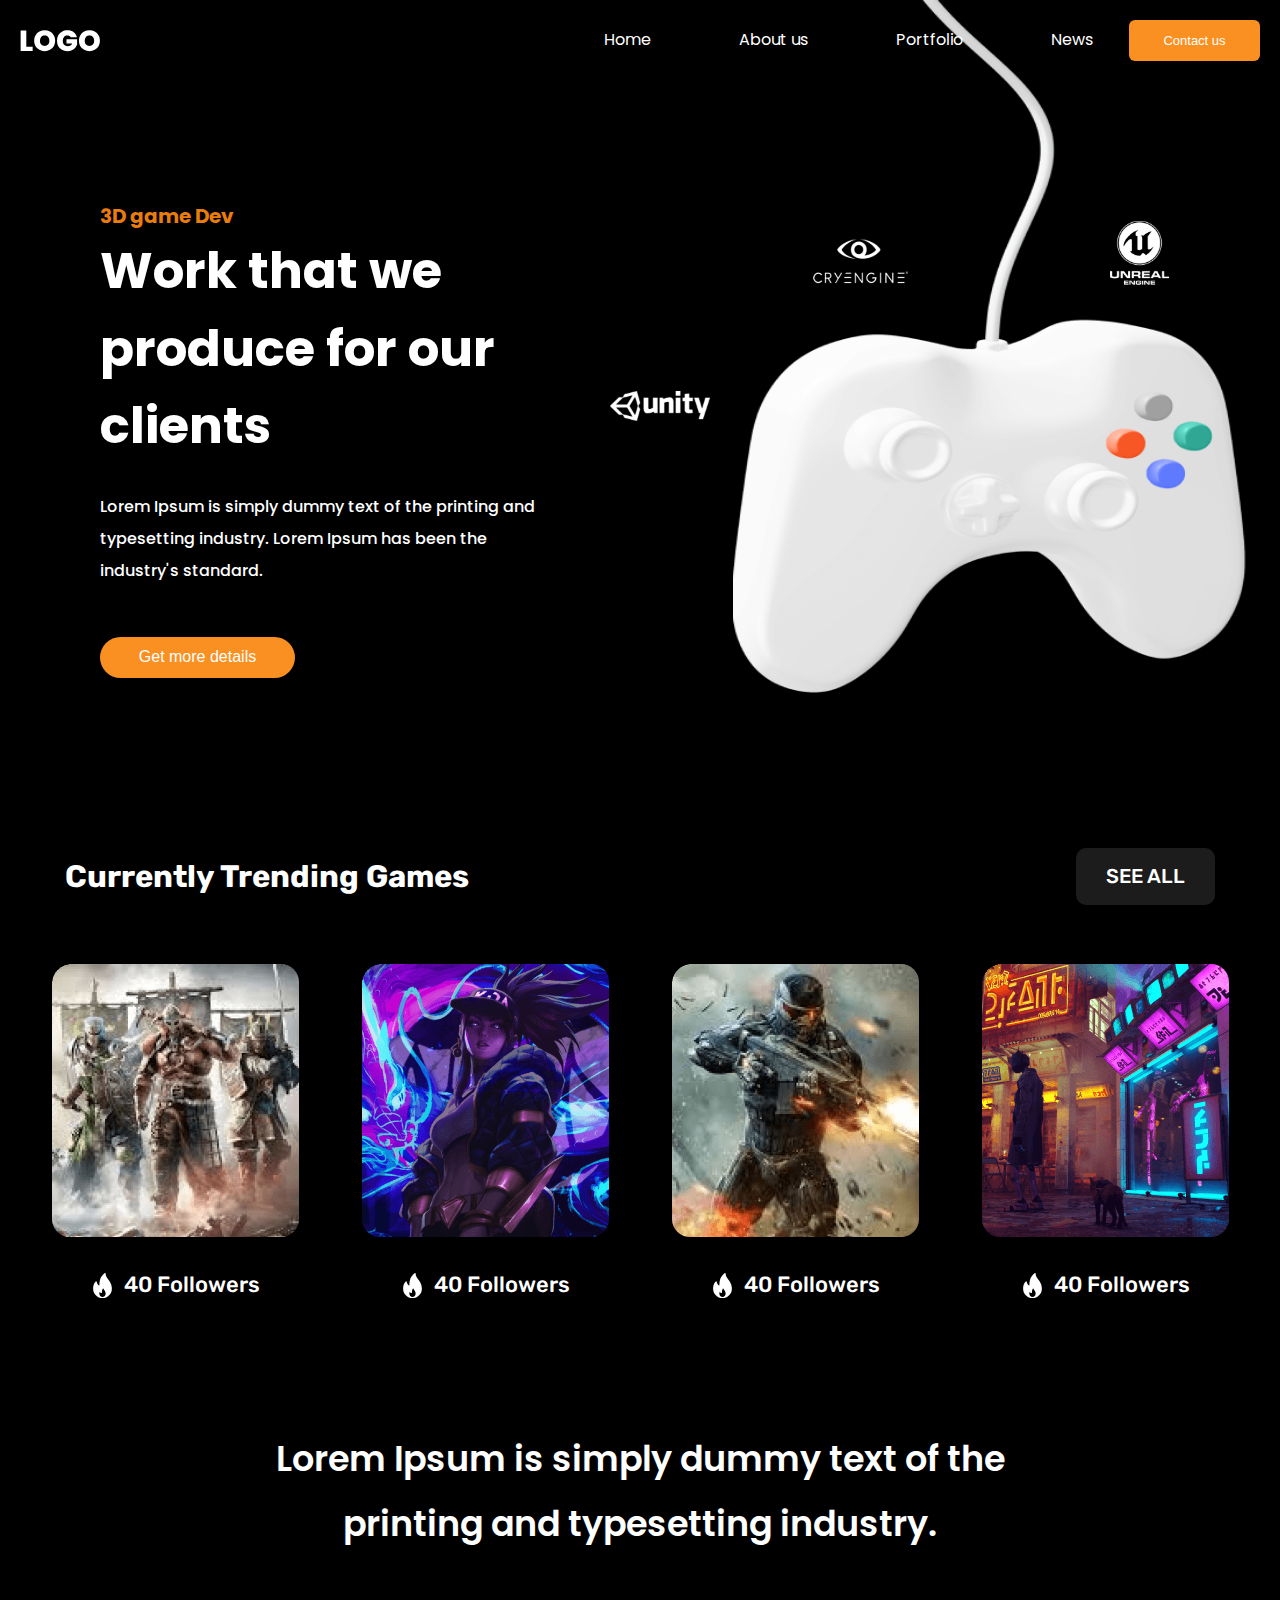
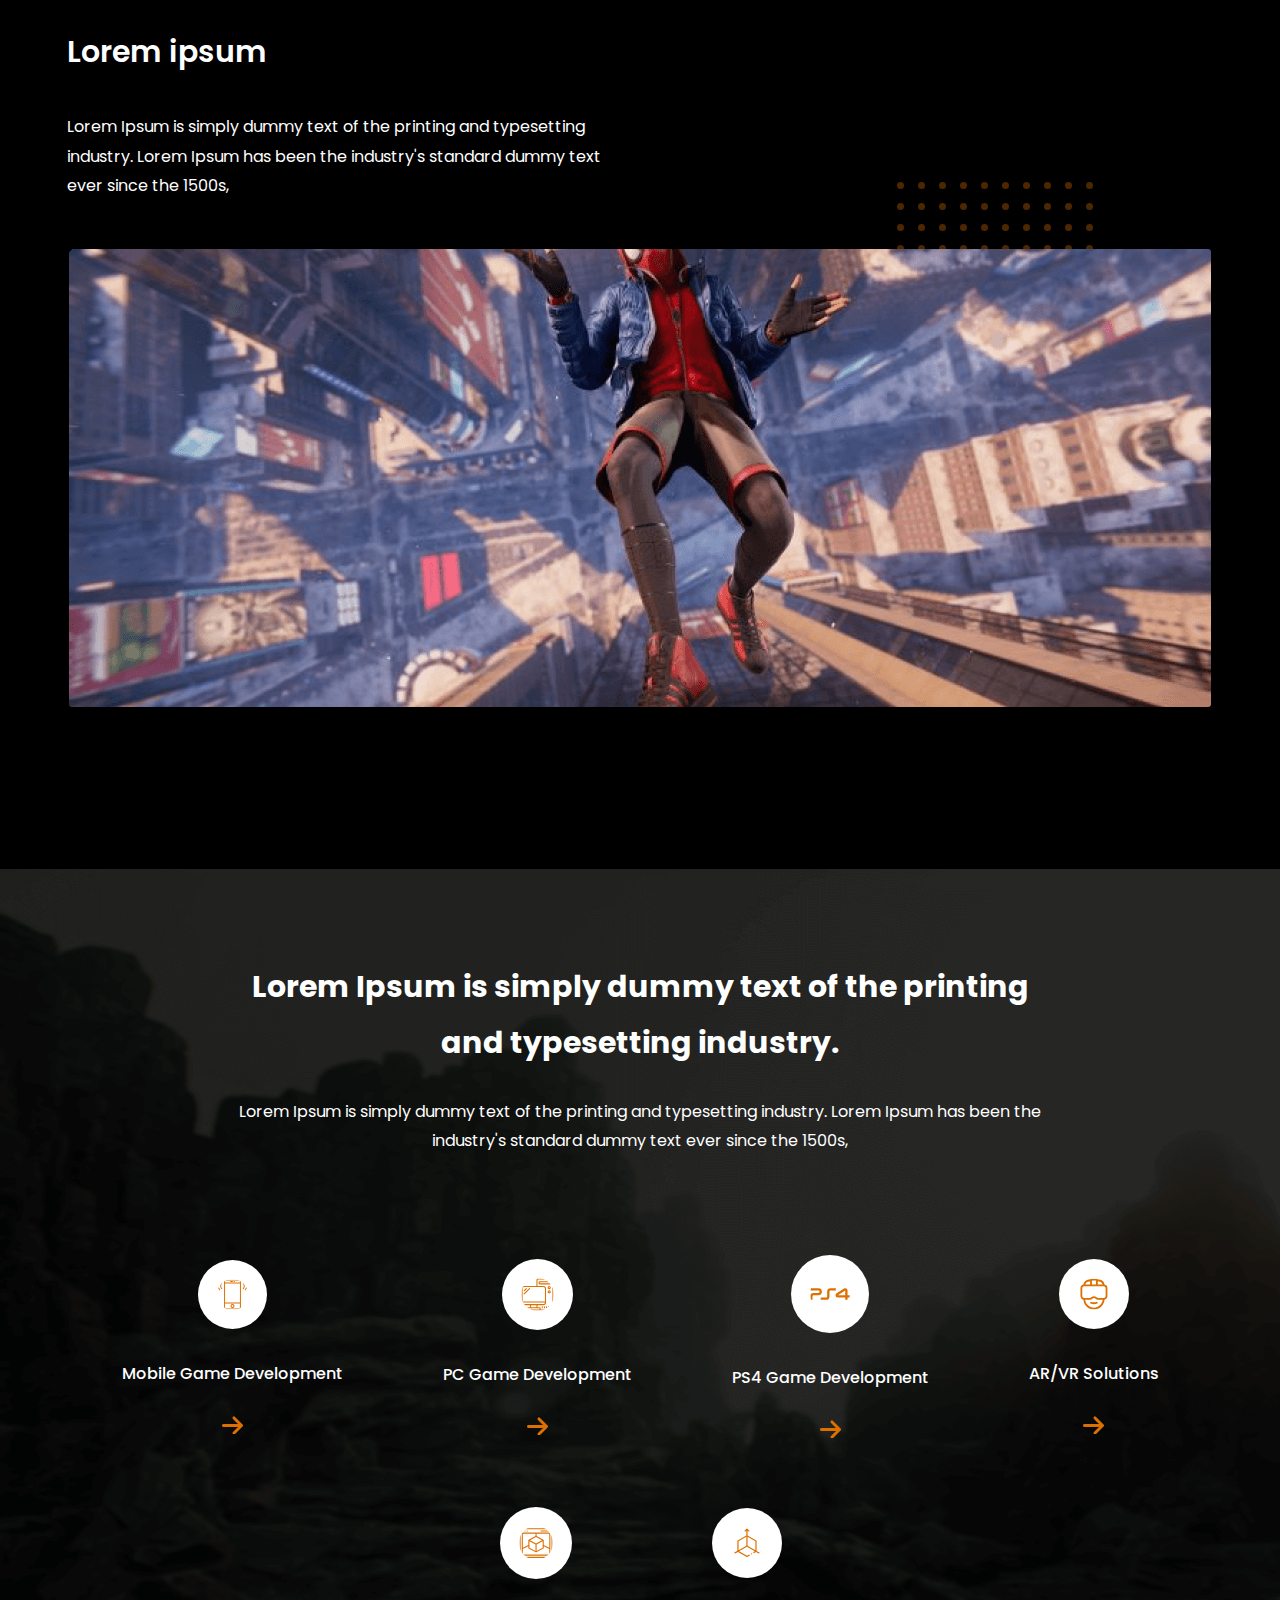
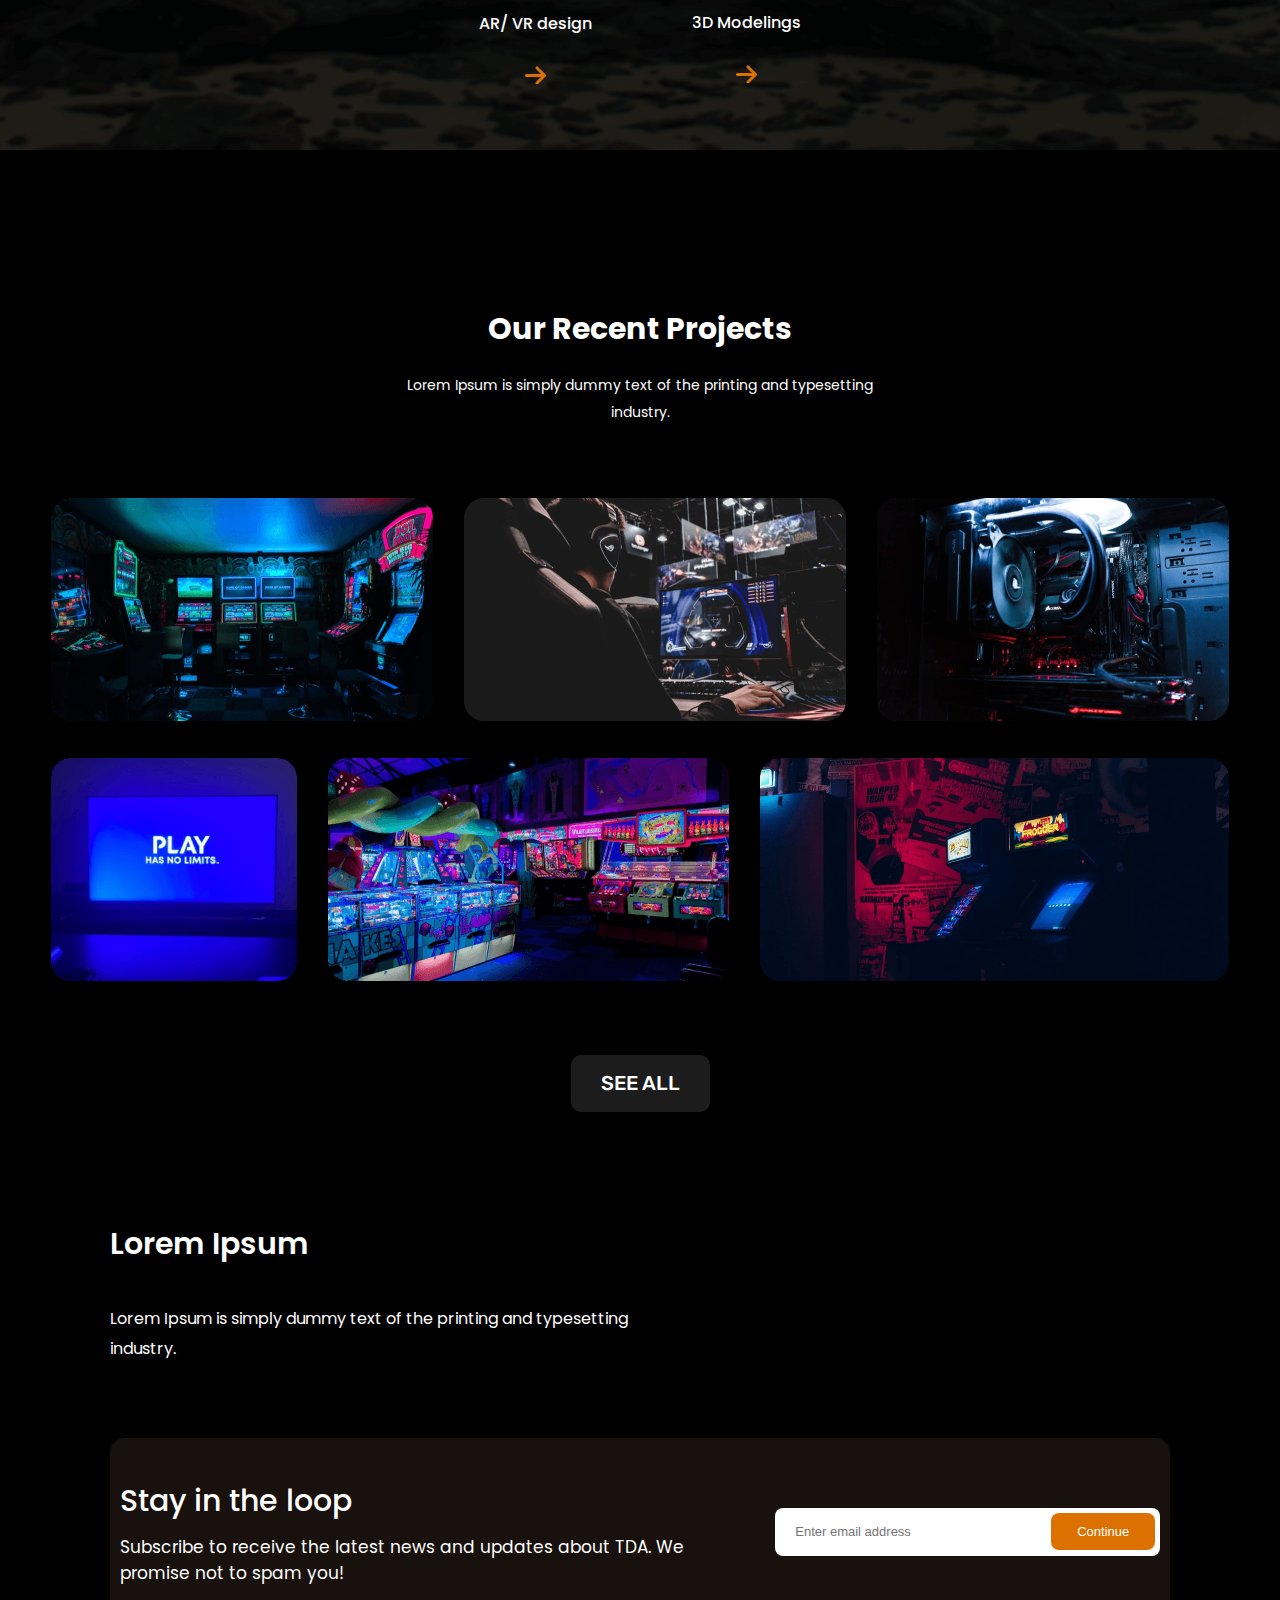
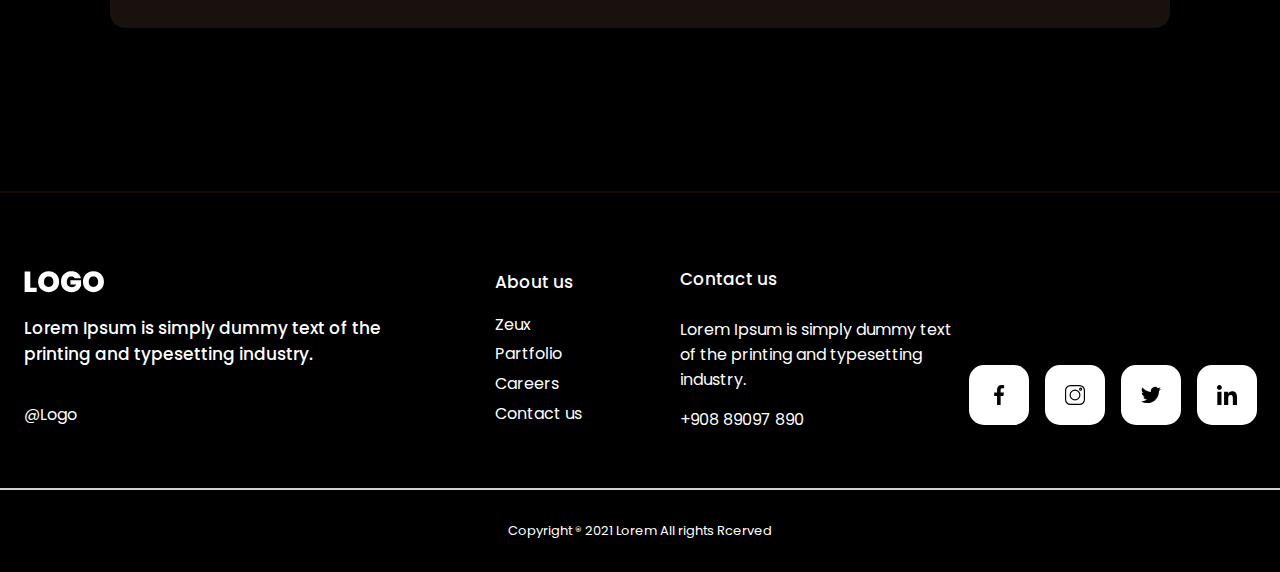
<file: index.html>
<!DOCTYPE html>
<html lang="en">
  <head>
    <meta charset="UTF-8" />
    <meta name="viewport" content="width=device-width, initial-scale=1.0" />
    <link rel="stylesheet" href="css/styles.css" />
    <title>Figma gaming!</title>
  </head>
  <body>
    <div class="header__hero container">
      <header class="header">
        <div class="header__main-div container">
          <img src="img/LOGO.svg" alt="Our logo" />

          <nav class="header__nav">
            <ul class="header__nav-list">
              <li class="header__nav-list__item">
                <a target="_blank" class="header__nav-list__item" href="#"
                  >Home</a
                >
              </li>
              <li class="header__nav-list__item">
                <a
                  target="_blank"
                  class="header__nav-list__item"
                  href="abut.html"
                  >About us</a
                >
              </li>
              <li class="header__nav-list__item">
                <a target="_blank" class="header__nav-list__item" href="#"
                  >Portfolio</a
                >
              </li>
              <li class="header__nav-list__item">
                <a target="_blank" class="header__nav-list__item" href="#"
                  >News</a
                >
              </li>
            </ul>
            <button class="header__nav-button">Contact us</button>
          </nav>
        </div>
      </header>

      <section class="hero">
        <div class="container">
          <div class="hero__wrapper">
            <div class="hero__wrapper-content">
              <h3 class="hero__wrapper-content__header">3D game Dev</h3>
              <h1 class="hero__wrapper-content__title">
                Work that we produce for our clients
              </h1>
              <p class="hero__wrapper-content__text">
                Lorem Ipsum is simply dummy text of the printing and typesetting
                industry. Lorem Ipsum has been the industry's standard.
              </p>
            </div>
            <button class="hero__wrapper-button">Get more details</button>
          </div>
        </div>
      </section>
    </div>

    <main class="main">
      <section class="trending__games-section">
        <div class="container">
          <div class="trending__main-div">
            <div class="trending__title-wrapper">
              <h3 class="trending__title-wrapper__header">
                Currently Trending Games
              </h3>
              <button class="trending__title-wrapper__button">SEE ALL</button>
            </div>
            <div class="trending__img-wrapper">
              <div class="trending__card">
                <div class="trending__card-wrapper">
                  <img
                    class="trending__card-wrapper__img"
                    src="img/trendingfirst.png"
                    alt="First top game!"
                  />
                </div>
                <div class="trending__card-content">
                  <img src="img/fire.svg" alt="fire" />
                  <p class="trending__card-content__text">40 Followers</p>
                </div>
              </div>

              <div class="trending__card">
                <div class="trending__card-wrapper">
                  <img
                    class="trending__card-wrapper__img"
                    src="img/trendingsecond.png"
                    alt="First top game!"
                  />
                </div>
                <div class="trending__card-content">
                  <img src="img/fire.svg" alt="fire" />
                  <p class="trending__card-content__text">40 Followers</p>
                </div>
              </div>

              <div class="trending__card">
                <div class="trending__card-wrapper">
                  <img
                    class="trending__card-wrapper__img"
                    src="img/trendingthird.png"
                    alt="First top game!"
                  />
                </div>
                <div class="trending__card-content">
                  <img src="img/fire.svg" alt="fire" />
                  <p class="trending__card-content__text">40 Followers</p>
                </div>
              </div>

              <div class="trending__card">
                <div class="trending__card-wrapper">
                  <img
                    class="trending__card-wrapper__img"
                    src="img/trendingfourth.png"
                    alt="First top game!"
                  />
                </div>
                <div class="trending__card-content">
                  <img src="img/fire.svg" alt="fire" />
                  <p class="trending__card-content__text">40 Followers</p>
                </div>
              </div>
            </div>
          </div>
        </div>
      </section>

      <section class="spiderman__section">
        <div class="container">
          <div class="spiderman__main-div">
            <p class="spiderman__header">
              Lorem Ipsum is simply dummy text of the printing and typesetting
              industry.
            </p>
            <div class="spiderman__wrapper">
              <h3 class="spiderman__wrapper-title">Lorem ipsum</h3>
              <p class="spiderman__wrapper-text">
                Lorem Ipsum is simply dummy text of the printing and typesetting
                industry. Lorem Ipsum has been the industry's standard dummy
                text ever since the 1500s,
              </p>
              <div class="spiderman__inner-wrapper">
                <img
                  class="spiderman__inner-wrapper-img"
                  src="img/spidermanimg.png"
                  alt="Spiderman"
                />
              </div>
            </div>
          </div>
        </div>
      </section>

      <section class="gameinfo__section">
        <div class="gameinfo__bg-container">
          <div class="gameinfo__bg-img">
            <div class="gameinfo__main-div container">
              <div class="gameinfo__content">
                <h3 class="gameinfo__content-title">
                  Lorem Ipsum is simply dummy text of the printing and
                  typesetting industry.
                </h3>
                <p class="gameinfo__content-text">
                  Lorem Ipsum is simply dummy text of the printing and
                  typesetting industry. Lorem Ipsum has been the industry's
                  standard dummy text ever since the 1500s,
                </p>
              </div>
              <div class="gameinfo__cards">
                <div class="gameinfo__inner-card">
                  <div class="gameinfo__card">
                    <img
                      class="gameinfo__card-img"
                      src="./img/smartphone.svg"
                      alt="Smartphone!"
                    />
                    <p class="gameinfo__card-text">Mobile Game Development</p>
                    <a class="gameinfo__card-link" href="#"
                      ><img src="img/arrow.svg" alt="Arrow link!"
                    /></a>
                  </div>

                  <div class="gameinfo__card">
                    <img
                      class="gameinfo__card-img"
                      src="./img/pc.svg"
                      alt="A pc!"
                    />
                    <p class="gameinfo__card-text">PC Game Development</p>
                    <a class="gameinfo__card-link" href="#"
                      ><img src="img/arrow.svg" alt="Arrow link!"
                    /></a>
                  </div>

                  <div class="gameinfo__card">
                    <img
                      class="gameinfo__card-img"
                      src="./img/ps4.svg"
                      alt="Ps 4 logo!"
                    />
                    <p class="gameinfo__card-text">PS4 Game Development</p>
                    <a class="gameinfo__card-link" href="#"
                      ><img src="img/arrow.svg" alt="Arrow link!"
                    /></a>
                  </div>

                  <div class="gameinfo__card">
                    <img
                      class="gameinfo__card-img"
                      src="./img/vr-glasses.svg"
                      alt="A man with glasses!"
                    />
                    <p class="gameinfo__card-text">AR/VR Solutions</p>
                    <a class="gameinfo__card-link" href="#"
                      ><img src="img/arrow.svg" alt="Arrow link!"
                    /></a>
                  </div>
                </div>

                <div class="gameinfo__inner-card">
                  <div class="gameinfo__card">
                    <img
                      class="gameinfo__card-img"
                      src="./img/desktop.svg"
                      alt="Desktop!"
                    />
                    <p class="gameinfo__card-text">AR/ VR design</p>
                    <a class="gameinfo__card-link" href="#"
                      ><img src="img/arrow.svg" alt="Arrow link!"
                    /></a>
                  </div>

                  <div class="gameinfo__card">
                    <img
                      class="gameinfo__card-img"
                      src="./img/3d-cube.svg"
                      alt="3d modeling logo!"
                    />
                    <p class="gameinfo__card-text">3D Modelings</p>
                    <a class="gameinfo__card-link" href="#"
                      ><img src="img/arrow.svg" alt="Arrow link!"
                    /></a>
                  </div>
                </div>
              </div>
            </div>
          </div>
        </div>
      </section>

      <section class="recent__projects">
        <div class="recent__projects-main__div container">
          <div class="recent__projects-header">
            <h3 class="recent__projects-header__title">Our Recent Projects</h3>
            <p class="recent__projects-header__text">
              Lorem Ipsum is simply dummy text of the printing and typesetting
              industry.
            </p>
          </div>

          <div class="recent__projects-examples">
            <div class="recent__projects-examples-wrapper">
              <img
                class="recent__projects-examples-wrapper__img"
                src="./img/recentsfirst.png"
                alt="van computer"
              />
              <img
                class="recent__projects-examples-wrapper__img"
                src="./img/recentssecond.png"
                alt="A man writing a code!"
              />
              <img
                class="recent__projects-examples-wrapper__img"
                src="./img/recentsthird.png"
                alt="Pocessor image"
              />
            </div>

            <div class="recent__projects-examples-wrapper">
              <img
                class="recent__projects-examples-wrapper__img"
                src="./img/recentsfourth.png"
                alt="A tv-computer image!"
              />
              <img
                class="recent__projects-examples-wrapper__img"
                src="./img/recentsfifth.png"
                alt="Playground image!"
              />
              <img
                class="recent__projects-examples-wrapper__img"
                src="./img/recentssixth.png"
                alt="Little playground!"
              />
            </div>
          </div>
          <div class="recent__projects-button__div">
            <button class="recent__projects-button">SEE ALL</button>
          </div>
        </div>
      </section>

      <section class="subscription">
        <div class="subscription__main-div container">
          <div class="subscription__header">
            <h3 class="subscription__header-title">Lorem Ipsum</h3>
            <p class="subscription__header-text">
              Lorem Ipsum is simply dummy text of the printing and typesetting
              industry.
            </p>
          </div>

          <div class="subscription__div">
            <div class="subscription__div-content">
              <h3 class="subscription__div-content__title">Stay in the loop</h3>
              <p class="subscription__div-content__text">
                Subscribe to receive the latest news and updates about TDA. We
                promise not to spam you!
              </p>
            </div>
            <div class="subscription__input-div">
              <input
                class="subscription__div-input"
                type="text"
                name="email"
                required
                placeholder="Enter email address"
              />
              <button class="subscription__input-div__button">Continue</button>
            </div>
          </div>
        </div>
      </section>
    </main>

    <footer class="footer">
      <hr class="footer__line" />
      <div class="footer__main-div container">
        <div class="footer__nav-div">
          <nav class="footer__nav">
            <ul class="footer__nav-list">
              <li class="footer__nav-first-list__items">
                <img src="./img/LOGO.svg" alt="our logo!" />
              </li>
              <li class="footer__nav-first-list__items">
                <p class="footer__nav-list__texts">
                  Lorem Ipsum is simply dummy text of the printing and
                  typesetting industry.
                </p>
              </li>
              <li class="footer__nav-first-list__items">
                <h3 class="footer__nav-list__titles">@Logo</h3>
              </li>
            </ul>

            <ul class="footer__nav-list">
              <li class="footer__nav-second-list__items">
                <h3 class="footer__nav-list__titles">About us</h3>
              </li>
              <li class="footer__nav-second-list__items">
                <a class="footer__nav-list__links" href="#">Zeux</a>
              </li>
              <li class="footer__nav-second-list__items">
                <a class="footer__nav-list__links" href="#">Partfolio</a>
              </li>
              <li class="footer__nav-second-list__items">
                <a class="footer__nav-list__links" href="#">Careers</a>
              </li>
              <li class="footer__nav-second-list__items">
                <a class="footer__nav-list__links" href="#">Contact us</a>
              </li>
            </ul>

            <ul class="footer__nav-list">
              <li class="footer__nav-third-list__items">
                <h3 class="footer__nav-list__titles">Contact us</h3>
              </li>
              <li class="footer__nav-third-list__items">
                <p class="footer__nav-list__texts">
                  Lorem Ipsum is simply dummy text of the printing and
                  typesetting industry.
                </p>
              </li>
              <li class="footer__nav-third-list__items">
                <p class="footer__nav-list__texts">+908 89097 890</p>
              </li>
            </ul>
          </nav>
        </div>

        <div class="footer__social-media__links">
          <div class="footer__socials-wrapper">
            <a
              target="_blank"
              class="footer__socials-wrapper__links"
              href="https://www.facebook.com/"
              ><img
                class="footer__socials-wrapper-links__img"
                src="img/facebook.svg"
                alt="Facebook link"
              />
            </a>
          </div>
          <div class="footer__socials-wrapper">
            <a
              target="_blank"
              class="footer__socials-wrapper__links"
              href="https://www.instagram.com/"
              ><img
                class="footer__socials-wrapper-links__img"
                src="img/instagram.svg"
                alt="Instagram link"
            /></a>
          </div>
          <div class="footer__socials-wrapper">
            <a
              target="_blank"
              class="footer__socials-wrapper__links"
              href="https://twitter.com/?lang=en"
              ><img
                class="footer__socials-wrapper-links__img"
                src="img/twittericon.svg"
                alt="Twitter link"
              />
            </a>
          </div>
          <div class="footer__socials-wrapper">
            <a
              target="_blank"
              class="footer__socials-wrapper__links"
              href="https://uz.linkedin.com/"
              ><img
                class="footer__socials-wrapper-links__img"
                src="img/linkedin.svg"
                alt="Linkedin link"
              />
            </a>
          </div>
        </div>
      </div>
      <hr style="border: 1px solid #d2d2d2" />
      <p class="footer__end-text container">
        Copyright ® 2021 Lorem All rights Rcerved
      </p>
    </footer>
  </body>
</html>
</file>
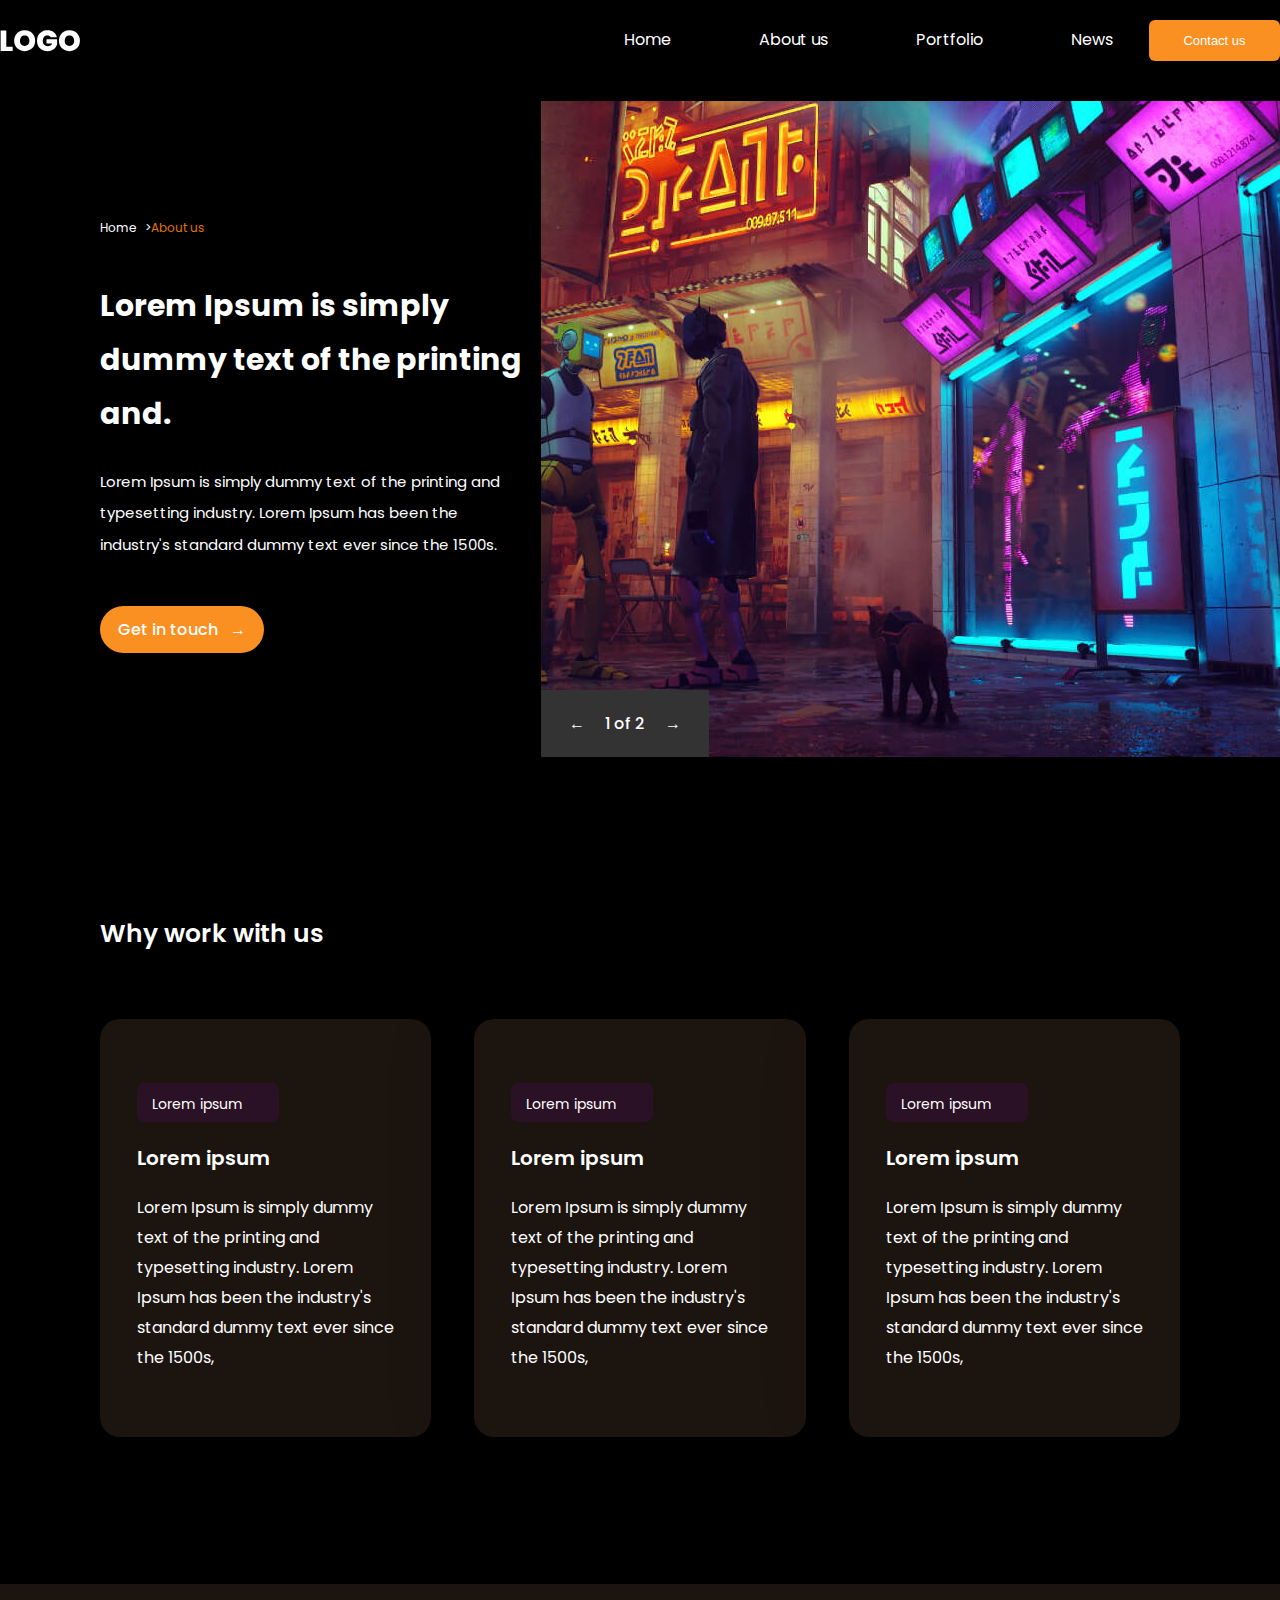
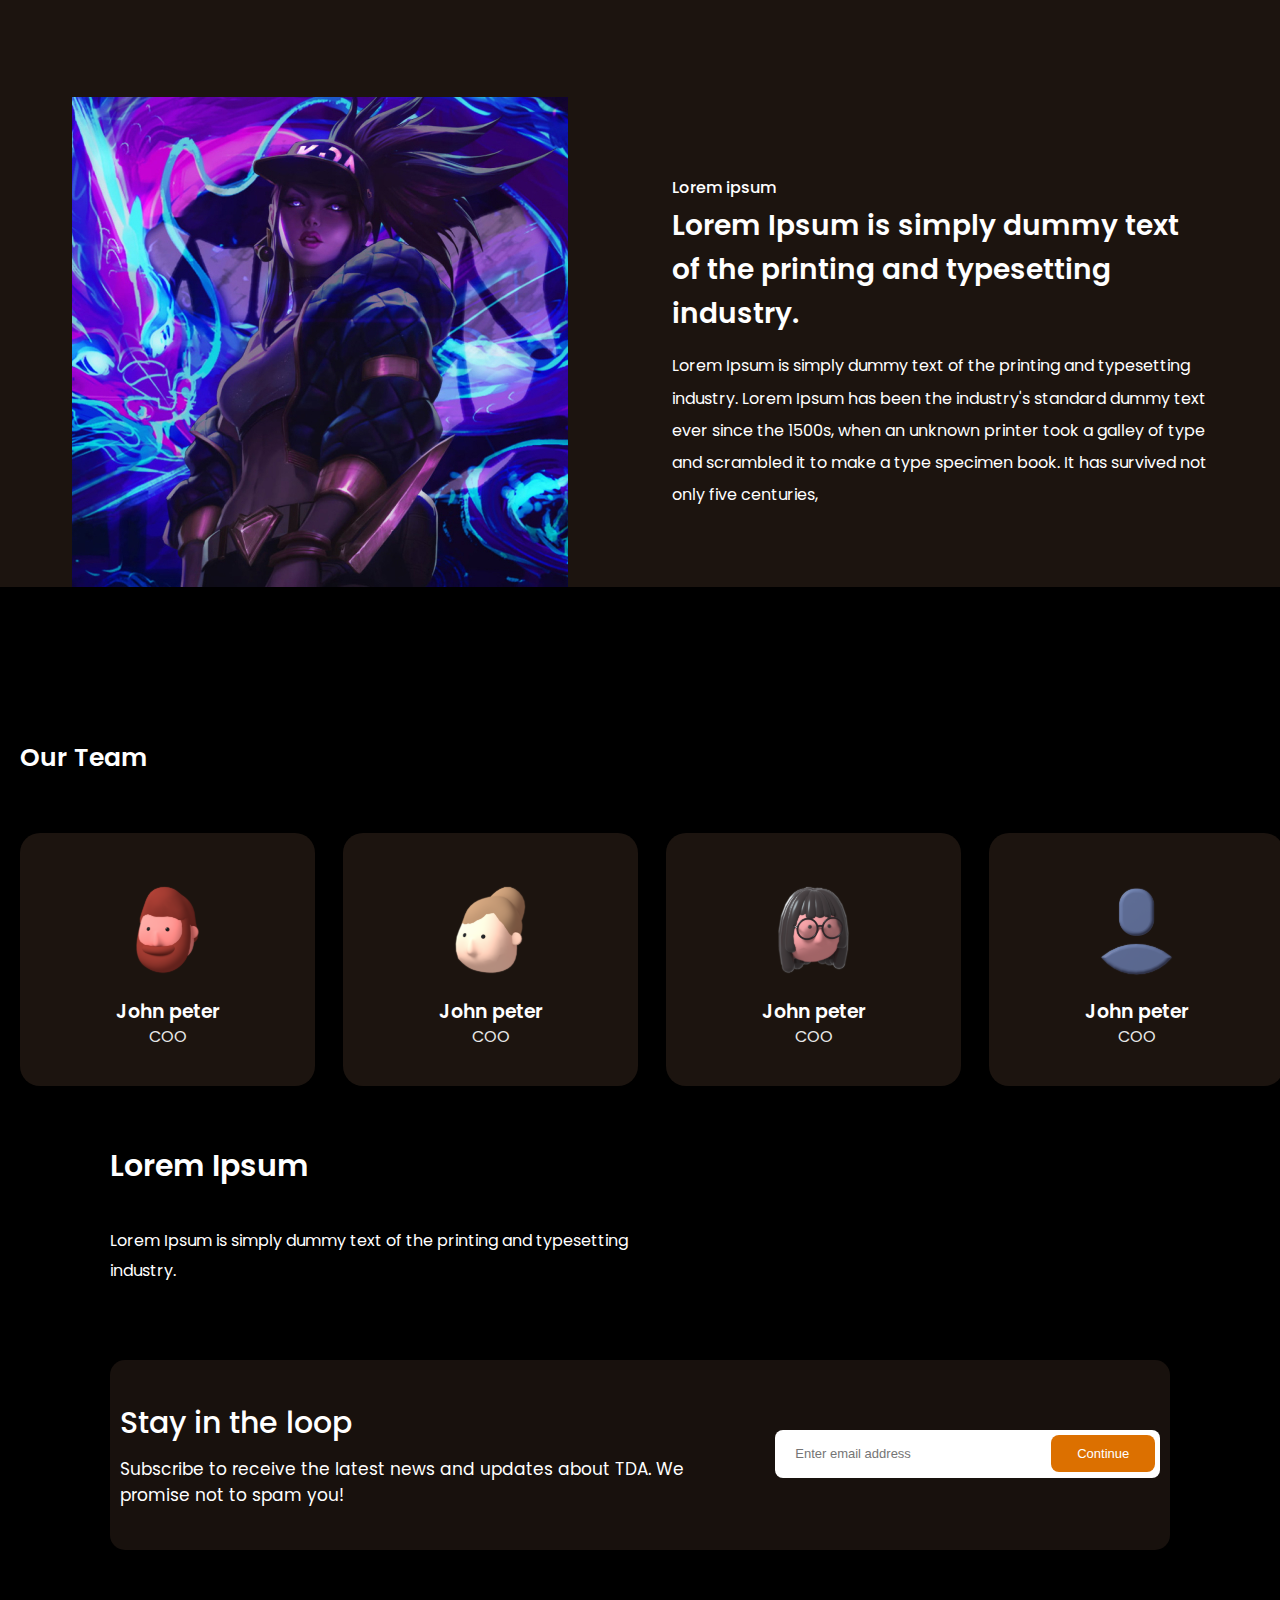
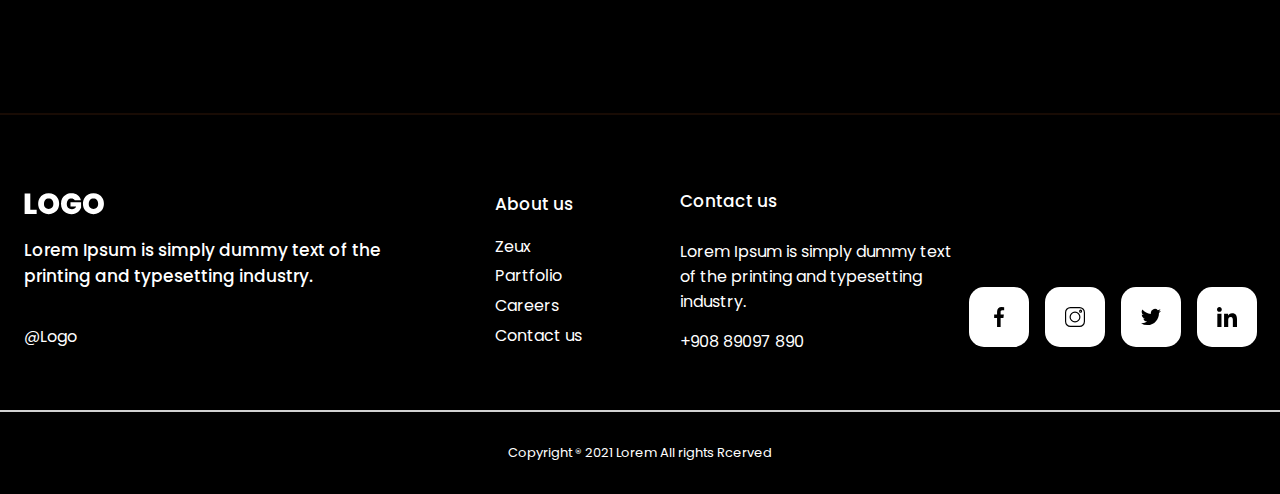
<file: abut.html>
<!DOCTYPE html>
<html lang="en">
  <head>
    <meta charset="UTF-8" />
    <meta name="viewport" content="width=device-width, initial-scale=1.0" />
    <title>Gaming about!</title>
    <link rel="stylesheet" href="./css/about-styles.css" />
  </head>
  <body>
    <header class="header">
      <div class="header__main-div container">
        <img src="img/LOGO.svg" alt="Our logo" />

        <nav class="header__nav">
          <ul class="header__nav-list">
            <li class="header__nav-list__item">
              <a
                target="_blank"
                class="header__nav-list__item"
                href="index.html"
                >Home</a
              >
            </li>
            <li class="header__nav-list__item">
              <a target="_blank" class="header__nav-list__item" href="abut.html"
                >About us</a
              >
            </li>
            <li class="header__nav-list__item">
              <a target="_blank" class="header__nav-list__item" href="#"
                >Portfolio</a
              >
            </li>
            <li class="header__nav-list__item">
              <a target="_blank" class="header__nav-list__item" href="#"
                >News</a
              >
            </li>
          </ul>
          <button class="header__nav-button">Contact us</button>
        </nav>
      </div>
    </header>

    <main>
      <section class="hero">
        <div class="hero__main-wrapper container">
          <div class="hero__content-wrapper">
            <div class="hero__content-inner">
              <a class="hero__title-link" href="#">Home &nbsp; ></a>
              <a class="hero__title-link hero__title-link--active" href="#"
                >About us</a
              >
            </div>
            <h1 class="hero__title">
              Lorem Ipsum is simply dummy text of the printing and.
            </h1>
            <p class="hero__text">
              Lorem Ipsum is simply dummy text of the printing and typesetting
              industry. Lorem Ipsum has been the industry's standard dummy text
              ever since the 1500s.
            </p>
            <a class="hero__button" target="_blank" href="#"
              >Get in touch &nbsp; &rarr;</a
            >
          </div>

          <div class="hero__image-wrapper">
            <img
              width="739"
              height="656"
              src="img/about-herobg.jpg"
              alt="robots on street"
            />
            <div class="hero__img-pages">
              <p class="hero__img-pages__text">
                &larr; &nbsp; &nbsp; 1 of 2 &nbsp; &nbsp; &rarr;
              </p>
            </div>
          </div>
        </div>
      </section>

      <section class="reasons__section">
        <div class="reasons__main-div container">
          <h2 class="reasons__title">Why work with us</h2>
          <div class="reasons__cards-list">
            <div class="reasons__cards">
              <a class="reasons__cards-link" target="_blank" href="#"
                >Lorem ipsum</a
              >
              <h3 class="reasons__cards-title">Lorem ipsum</h3>
              <p class="reasons__cards-text">
                Lorem Ipsum is simply dummy text of the printing and typesetting
                industry. Lorem Ipsum has been the industry's standard dummy
                text ever since the 1500s,
              </p>
            </div>
            <div class="reasons__cards">
              <a
                class="reasons__cards-link reasons__cards-second__link"
                target="_blank"
                href="#"
                >Lorem ipsum</a
              >
              <h3 class="reasons__cards-title">Lorem ipsum</h3>
              <p class="reasons__cards-text">
                Lorem Ipsum is simply dummy text of the printing and typesetting
                industry. Lorem Ipsum has been the industry's standard dummy
                text ever since the 1500s,
              </p>
            </div>
            <div class="reasons__cards">
              <a
                class="reasons__cards-link reasons__cards-third__link"
                target="_blank"
                href="#"
                >Lorem ipsum</a
              >
              <h3 class="reasons__cards-title">Lorem ipsum</h3>
              <p class="reasons__cards-text">
                Lorem Ipsum is simply dummy text of the printing and typesetting
                industry. Lorem Ipsum has been the industry's standard dummy
                text ever since the 1500s,
              </p>
            </div>
          </div>
        </div>
      </section>

      <section class="lorem__section">
        <div class="lorem__bg-color">
          <div class="lorem__main-div container">
            <img
              style="cursor: pointer"
              width="496"
              height="490"
              src="img/about-loremimg.jpg"
              alt="top korean game"
            />
            <div class="lorem__wrapper">
              <a href="#" class="lorem__wrapper-link"> Lorem ipsum</a>
              <h3 class="lorem__wrapper-title">
                Lorem Ipsum is simply dummy text of the printing and typesetting
                industry.
              </h3>
              <p class="lorem__wrapper-text">
                Lorem Ipsum is simply dummy text of the printing and typesetting
                industry. Lorem Ipsum has been the industry's standard dummy
                text ever since the 1500s, when an unknown printer took a galley
                of type and scrambled it to make a type specimen book. It has
                survived not only five centuries,
              </p>
            </div>
          </div>
        </div>
      </section>

      <section class="members">
        <div class="members__main-div container">
          <h3 class="members__title">Our Team</h3>
          <div class="members__wrapper">
            <div class="members__wrapper-inner">
              <img
                width="123"
                height="123"
                src="img/Bill.svg"
                alt="Bill profile!"
              />
              <h3 class="members__name">John peter</h3>
              <p class="members__text">COO</p>
            </div>
            <div class="members__wrapper-inner">
              <img
                width="123"
                height="123"
                src="./img/Beverly.svg"
                alt="Beverly profile!"
              />
              <h3 class="members__name">John peter</h3>
              <p class="members__text">COO</p>
            </div>
            <div class="members__wrapper-inner">
              <img
                width="123"
                height="123"
                src="img/Claudia.svg"
                alt="Claudia profile!"
              />
              <h3 class="members__name">John peter</h3>
              <p class="members__text">COO</p>
            </div>
            <div class="members__wrapper-inner">
              <img
                width="123"
                height="123"
                src="img/Avatar.svg"
                alt="Avatar profile!"
              />
              <h3 class="members__name">John peter</h3>
              <p class="members__text">COO</p>
            </div>
          </div>
        </div>
      </section>

      <section class="subscription">
        <div class="subscription__main-div container">
          <div class="subscription__header">
            <h3 class="subscription__header-title">Lorem Ipsum</h3>
            <p class="subscription__header-text">
              Lorem Ipsum is simply dummy text of the printing and typesetting
              industry.
            </p>
          </div>

          <div class="subscription__div">
            <div class="subscription__div-content">
              <h3 class="subscription__div-content__title">Stay in the loop</h3>
              <p class="subscription__div-content__text">
                Subscribe to receive the latest news and updates about TDA. We
                promise not to spam you!
              </p>
            </div>
            <div class="subscription__input-div">
              <input
                class="subscription__div-input"
                type="text"
                name="email"
                required
                placeholder="Enter email address"
              />
              <button class="subscription__input-div__button">Continue</button>
            </div>
          </div>
        </div>
      </section>
    </main>

    <footer class="footer">
      <hr class="footer__line" />
      <div class="footer__main-div container">
        <div class="footer__nav-div">
          <nav class="footer__nav">
            <ul class="footer__nav-list">
              <li class="footer__nav-first-list__items">
                <img src="./img/LOGO.svg" alt="our logo!" />
              </li>
              <li class="footer__nav-first-list__items">
                <p class="footer__nav-list__texts">
                  Lorem Ipsum is simply dummy text of the printing and
                  typesetting industry.
                </p>
              </li>
              <li class="footer__nav-first-list__items">
                <h3 class="footer__nav-list__titles">@Logo</h3>
              </li>
            </ul>

            <ul class="footer__nav-list">
              <li class="footer__nav-second-list__items">
                <h3 class="footer__nav-list__titles">About us</h3>
              </li>
              <li class="footer__nav-second-list__items">
                <a class="footer__nav-list__links" href="#">Zeux</a>
              </li>
              <li class="footer__nav-second-list__items">
                <a class="footer__nav-list__links" href="#">Partfolio</a>
              </li>
              <li class="footer__nav-second-list__items">
                <a class="footer__nav-list__links" href="#">Careers</a>
              </li>
              <li class="footer__nav-second-list__items">
                <a class="footer__nav-list__links" href="#">Contact us</a>
              </li>
            </ul>

            <ul class="footer__nav-list">
              <li class="footer__nav-third-list__items">
                <h3 class="footer__nav-list__titles">Contact us</h3>
              </li>
              <li class="footer__nav-third-list__items">
                <p class="footer__nav-list__texts">
                  Lorem Ipsum is simply dummy text of the printing and
                  typesetting industry.
                </p>
              </li>
              <li class="footer__nav-third-list__items">
                <p class="footer__nav-list__texts">+908 89097 890</p>
              </li>
            </ul>
          </nav>
        </div>

        <div class="footer__social-media__links">
          <div class="footer__socials-wrapper">
            <a
              target="_blank"
              class="footer__socials-wrapper__links"
              href="https://www.facebook.com/"
              ><img
                class="footer__socials-wrapper-links__img"
                src="img/facebook.svg"
                alt="Facebook link"
              />
            </a>
          </div>
          <div class="footer__socials-wrapper">
            <a
              target="_blank"
              class="footer__socials-wrapper__links"
              href="https://www.instagram.com/"
              ><img
                class="footer__socials-wrapper-links__img"
                src="img/instagram.svg"
                alt="Instagram link"
            /></a>
          </div>
          <div class="footer__socials-wrapper">
            <a
              target="_blank"
              class="footer__socials-wrapper__links"
              href="https://twitter.com/?lang=en"
              ><img
                class="footer__socials-wrapper-links__img"
                src="img/twittericon.svg"
                alt="Twitter link"
              />
            </a>
          </div>
          <div class="footer__socials-wrapper">
            <a
              target="_blank"
              class="footer__socials-wrapper__links"
              href="https://uz.linkedin.com/"
              ><img
                class="footer__socials-wrapper-links__img"
                src="img/linkedin.svg"
                alt="Linkedin link"
              />
            </a>
          </div>
        </div>
      </div>
      <hr style="border: 1px solid #d2d2d2" />
      <p class="footer__end-text container">
        Copyright ® 2021 Lorem All rights Rcerved
      </p>
    </footer>
  </body>
</html>
</file>
<file: css/styles.css>
/* poppins-regular - latin */
@font-face {
  font-display: swap; /* Check https://developer.mozilla.org/en-US/docs/Web/CSS/@font-face/font-display for other options. */
  font-family: "Poppins";
  font-style: normal;
  font-weight: 400;
  src: url("../fonts/poppins-v20-latin-regular.woff2") format("woff2"); /* Chrome 36+, Opera 23+, Firefox 39+, Safari 12+, iOS 10+ */
}
/* poppins-500 - latin */
@font-face {
  font-display: swap; /* Check https://developer.mozilla.org/en-US/docs/Web/CSS/@font-face/font-display for other options. */
  font-family: "Poppins";
  font-style: normal;
  font-weight: 500;
  src: url("../fonts/poppins-v20-latin-500.woff2") format("woff2"); /* Chrome 36+, Opera 23+, Firefox 39+, Safari 12+, iOS 10+ */
}
/* poppins-600 - latin */
@font-face {
  font-display: swap; /* Check https://developer.mozilla.org/en-US/docs/Web/CSS/@font-face/font-display for other options. */
  font-family: "Poppins";
  font-style: normal;
  font-weight: 600;
  src: url("../fonts/poppins-v20-latin-600.woff2") format("woff2"); /* Chrome 36+, Opera 23+, Firefox 39+, Safari 12+, iOS 10+ */
}
/* poppins-700 - latin */
@font-face {
  font-display: swap; /* Check https://developer.mozilla.org/en-US/docs/Web/CSS/@font-face/font-display for other options. */
  font-family: "Poppins";
  font-style: normal;
  font-weight: 700;
  src: url("../fonts/poppins-v20-latin-700.woff2") format("woff2"); /* Chrome 36+, Opera 23+, Firefox 39+, Safari 12+, iOS 10+ */
}
/* poppins-800 - latin */
@font-face {
  font-display: swap; /* Check https://developer.mozilla.org/en-US/docs/Web/CSS/@font-face/font-display for other options. */
  font-family: "Poppins";
  font-style: normal;
  font-weight: 800;
  src: url("../fonts/poppins-v20-latin-800.woff2") format("woff2"); /* Chrome 36+, Opera 23+, Firefox 39+, Safari 12+, iOS 10+ */
}
/* rubik-regular - latin */
@font-face {
  font-display: swap; /* Check https://developer.mozilla.org/en-US/docs/Web/CSS/@font-face/font-display for other options. */
  font-family: "Rubik";
  font-style: normal;
  font-weight: 400;
  src: url("../fonts/rubik-v28-latin-regular.woff2") format("woff2"); /* Chrome 36+, Opera 23+, Firefox 39+, Safari 12+, iOS 10+ */
}
/* rubik-500 - latin */
@font-face {
  font-display: swap; /* Check https://developer.mozilla.org/en-US/docs/Web/CSS/@font-face/font-display for other options. */
  font-family: "Rubik";
  font-style: normal;
  font-weight: 500;
  src: url("../fonts/rubik-v28-latin-500.woff2") format("woff2"); /* Chrome 36+, Opera 23+, Firefox 39+, Safari 12+, iOS 10+ */
}
/* rubik-700 - latin */
@font-face {
  font-display: swap; /* Check https://developer.mozilla.org/en-US/docs/Web/CSS/@font-face/font-display for other options. */
  font-family: "Rubik";
  font-style: normal;
  font-weight: 700;
  src: url("../fonts/rubik-v28-latin-700.woff2") format("woff2"); /* Chrome 36+, Opera 23+, Firefox 39+, Safari 12+, iOS 10+ */
}
* {
  margin: 0;
  padding: 0;
  box-sizing: border-box;
}

body {
  font-family: "Poppins", Arial, sans-serif;
  background-color: #000;
  overflow-x: hidden;
}

.container {
  max-width: 1360px;
  margin: 0 auto;
  padding: 0 20px;
}

.header {
  padding-bottom: 20px;
  width: 100%;
}
.header .header__main-div {
  padding: 20px 0;
  display: flex;
  justify-content: space-between;
  align-items: center;
}
.header .header__main-div .header__nav {
  display: flex;
}
.header .header__main-div .header__nav-list {
  display: flex;
  align-items: center;
  justify-content: space-between;
  gap: 88px;
  list-style-type: none;
}
.header .header__main-div .header__nav-list__item {
  color: #fff;
  text-decoration: none;
  border-bottom: 2px solid transparent;
  transition: 0.5s ease-in-out;
}
.header .header__main-div .header__nav-list__item:hover {
  border-bottom: 2px solid #fa9021;
  transition: 0.5s ease-in-out;
}
.header .header__main-div .header__nav-button {
  cursor: pointer;
  margin-left: 36px;
  border-radius: 6px;
  background: #fa9021;
  width: 131px;
  height: 41px;
  border: 2px solid transparent;
  color: #fff;
  font-size: 13px;
  transition: 0.5s ease-in-out;
}
.header .header__main-div .header__nav-button:hover {
  background-color: transparent;
  border: 2px solid #fff;
  transition: 0.5s ease-in-out;
}

.hero__wrapper {
  padding-left: 60px;
  padding-right: 60px;
  padding-top: 100px;
  padding-bottom: 85px;
  background-image: url(../../img/cry.svg), url(../../img/unity.svg), url(../../img/unreal.svg);
  background-repeat: no-repeat;
  background-position: 770px 110px, 570px 290px, 1070px 120px;
  background-size: 100px 100px, 100px 30px, 59px 64px;
}
.hero__wrapper-content__header {
  color: #e87d0e;
  font-size: 20px;
  font-weight: 700;
  line-height: 155.2%;
}
.hero__wrapper-content__title {
  width: 479px;
  color: #fff;
  font-size: 50px;
  font-weight: 700;
  line-height: 155%;
  margin-bottom: 26px;
}
.hero__wrapper-content__text {
  width: 450px;
  color: #fff;
  font-weight: 500;
  line-height: 200%;
  margin-bottom: 50px;
}
.hero__wrapper-button {
  cursor: pointer;
  border-radius: 27px;
  background: #fa9021;
  font-weight: 500;
  width: 195px;
  height: 41px;
  border: 2px solid transparent;
  color: #fff;
  font-size: 16px;
  transition: 0.5s ease-in-out;
}
.hero__wrapper-button:hover {
  background-color: transparent;
  border: 2px solid #fff;
  transition: 0.5s ease-in-out;
}

.header__hero {
  background-image: url(../../img/herobg.png);
  background-repeat: no-repeat;
  background-size: 776px 701px;
  background-position: 733px 0px;
}

.trending__games-section {
  padding-top: 85px;
  padding-bottom: 60px;
}
.trending__games-section .trending__main-div .trending__title-wrapper {
  display: flex;
  align-items: center;
  justify-content: space-between;
  margin-bottom: 57px;
  padding-left: 45px;
  padding-right: 45px;
}
.trending__games-section .trending__main-div .trending__title-wrapper__header {
  color: #fff;
  font-family: "Rubik", Arial, sans-serif;
  font-size: 31px;
  font-weight: 700;
  line-height: 187.5%;
}
.trending__games-section .trending__main-div .trending__title-wrapper__button {
  cursor: pointer;
  color: #fff;
  font-family: "Rubik", Arial, sans-serif;
  font-size: 20px;
  font-weight: 500;
  line-height: 187.5%;
  width: 139px;
  height: 57px;
  border-radius: 10px;
  background-color: rgba(255, 255, 255, 0.11);
  border: 2px solid transparent;
  transition: 0.4s ease-in-out;
}
.trending__games-section .trending__main-div .trending__title-wrapper__button:hover {
  background-color: transparent;
  border: 2px solid #e87d0e;
  color: #e87d0e;
}
.trending__games-section .trending__main-div .trending__img-wrapper {
  display: flex;
  justify-content: space-around;
  align-items: center;
}
.trending__games-section .trending__main-div .trending__img-wrapper .trending__card {
  width: 251px;
  display: flex;
  align-items: center;
  flex-direction: column;
  justify-content: space-around;
  width: 251px;
}
.trending__games-section .trending__main-div .trending__img-wrapper .trending__card-wrapper {
  overflow: hidden;
  border: 2px solid transparent;
  width: 251px;
  height: 277px;
  border-radius: 20px;
}
.trending__games-section .trending__main-div .trending__img-wrapper .trending__card-wrapper__img {
  cursor: pointer;
  margin-bottom: 25px;
  transition: all 0.3s;
}
.trending__games-section .trending__main-div .trending__img-wrapper .trending__card-wrapper__img:hover {
  transform: scale(1.1);
}
.trending__games-section .trending__main-div .trending__img-wrapper .trending__card-content {
  display: flex;
  align-items: center;
  gap: 9px;
  margin-top: 25px;
}
.trending__games-section .trending__main-div .trending__img-wrapper .trending__card-content__text {
  font-family: "rubik";
  color: #fff;
  font-size: 22px;
  font-weight: 500;
  line-height: 187.5%;
}

.spiderman__section {
  padding-top: 60px;
  padding-bottom: 157px;
}
.spiderman__section .spiderman__main-div {
  display: flex;
  align-items: center;
  justify-content: start;
  flex-direction: column;
}
.spiderman__section .spiderman__main-div .spiderman__header {
  width: 826px;
  color: #fff;
  text-align: center;
  font-size: 35px;
  font-weight: 600;
  line-height: 187.5%;
  margin-bottom: 67px;
}
.spiderman__section .spiderman__main-div .spiderman__wrapper {
  display: flex;
  align-items: start;
  justify-content: start;
  flex-direction: column;
  background-image: url(../../img/dotsimg.svg);
  background-size: contain;
  background-repeat: no-repeat;
  background-size: 196px 154px;
  background-position: 830px 158px;
}
.spiderman__section .spiderman__main-div .spiderman__wrapper-title {
  color: #fff;
  font-size: 30px;
  font-weight: 600;
  line-height: 187.5%;
  margin-bottom: 32px;
}
.spiderman__section .spiderman__main-div .spiderman__wrapper-text {
  width: 545px;
  color: #fff;
  line-height: 187.5%;
  margin-bottom: 46px;
}
.spiderman__section .spiderman__main-div .spiderman__wrapper .spiderman__inner-wrapper {
  border: 2px solid transparent;
  overflow: hidden;
  border-radius: 5px;
  width: 1146px;
  height: 462px;
}
.spiderman__section .spiderman__main-div .spiderman__wrapper .spiderman__inner-wrapper-img {
  cursor: pointer;
  border-radius: 5px;
  transition: 0.3s ease-in-out;
}
.spiderman__section .spiderman__main-div .spiderman__wrapper .spiderman__inner-wrapper-img:hover {
  width: 1146px;
  height: 462px;
  transform: scale(1.1);
  transition: 0.3s ease-in-out;
}

.gameinfo__ng-container {
  width: 1440px;
  margin: 0 auto;
}

.gameinfo__bg-img {
  background-image: url(../img/gameinfobg.png);
  background-repeat: no-repeat;
  background-size: 1940px 881px;
  background-position: center;
}

.gameinfo__main-div {
  display: flex;
  align-items: center;
  justify-content: center;
  flex-direction: column;
  padding-left: 80px;
  padding-right: 80px;
}
.gameinfo__main-div .gameinfo__content {
  display: flex;
  align-items: center;
  justify-content: center;
  flex-direction: column;
}
.gameinfo__main-div .gameinfo__content-title {
  width: 826px;
  color: #fff;
  text-align: center;
  font-size: 30px;
  font-weight: 700;
  line-height: 187.5%;
  margin-bottom: 25px;
  padding-top: 93px;
}
.gameinfo__main-div .gameinfo__content-text {
  color: #fff;
  text-align: center;
  line-height: 187.5%;
  width: 820px;
  margin-bottom: 99px;
}
.gameinfo__main-div .gameinfo__cards {
  display: flex;
  align-items: center;
  flex-direction: column;
}
.gameinfo__main-div .gameinfo__cards .gameinfo__inner-card {
  display: flex;
  align-items: center;
  justify-content: space-between;
  gap: 100px;
  margin-bottom: 62px;
}
.gameinfo__main-div .gameinfo__cards .gameinfo__inner-card .gameinfo__card {
  display: flex;
  align-items: center;
  justify-content: center;
  flex-direction: column;
}
.gameinfo__main-div .gameinfo__cards .gameinfo__inner-card .gameinfo__card-img {
  cursor: pointer;
  background-color: #fff;
  padding: 17px;
  border: 2px solid transparent;
  border-radius: 50px;
  margin-bottom: 30px;
  transition: 0.4s ease-in-out;
}
.gameinfo__main-div .gameinfo__cards .gameinfo__inner-card .gameinfo__card-img:hover {
  background-color: transparent;
  padding: 17px;
  border-radius: 50px;
  margin-bottom: 30px;
  border: 2px solid #dc7000;
  transition: 0.4s ease-in-out;
  transform: scale(1.08);
}
.gameinfo__main-div .gameinfo__cards .gameinfo__inner-card .gameinfo__card-text {
  color: #fff;
  text-align: center;
  font-weight: 500;
  line-height: 187.5%;
  margin-bottom: 24px;
}

.recent__projects {
  padding-top: 148px;
  padding-bottom: 52px;
}
.recent__projects .recent__projects-main__div {
  display: flex;
  align-items: center;
  justify-content: center;
  flex-direction: column;
}
.recent__projects .recent__projects-main__div .recent__projects-header__title {
  color: #fff;
  text-align: center;
  font-size: 30px;
  font-weight: 700;
  line-height: 187.5%;
  margin-bottom: 15px;
}
.recent__projects .recent__projects-main__div .recent__projects-header__text {
  width: 497px;
  color: #fff;
  text-align: center;
  font-size: 14px;
  line-height: 187.5%;
  margin-bottom: 71px;
}
.recent__projects .recent__projects-main__div .recent__projects-examples-wrapper {
  display: flex;
  align-items: center;
  justify-content: center;
  gap: 27px;
  padding-bottom: 33px;
  overflow: hidden;
}
.recent__projects .recent__projects-main__div .recent__projects-examples-wrapper__img {
  cursor: pointer;
  border: 2px solid transparent;
  transition: all 0.4s ease-in-out;
  border-radius: 20px;
}
.recent__projects .recent__projects-main__div .recent__projects-examples-wrapper__img:hover {
  transition: all 0.4s ease-in-out;
  border: 2px solid #e87d0e;
  border-radius: 20px;
  opacity: 0.8;
}
.recent__projects .recent__projects-main__div .recent__projects-button__div .recent__projects-button {
  cursor: pointer;
  color: #fff;
  font-family: "Rubik", Arial, sans-serif;
  font-size: 20px;
  font-weight: 500;
  line-height: 187.5%;
  width: 139px;
  height: 57px;
  border-radius: 10px;
  background-color: rgba(255, 255, 255, 0.11);
  border: 2px solid transparent;
  transition: 0.4s ease-in-out;
  margin-top: 39px;
}
.recent__projects .recent__projects-main__div .recent__projects-button__div .recent__projects-button:hover {
  background-color: transparent;
  border: 2px solid #e87d0e;
  color: #e87d0e;
}

.subscription {
  padding-top: 52px;
  padding-left: 90px;
  padding-right: 90px;
  padding-bottom: 163px;
}
.subscription .subscription__main-div {
  display: flex;
  align-items: start;
  justify-content: start;
  flex-direction: column;
}
.subscription .subscription__main-div .subscription__header-title {
  color: #fff;
  font-size: 30px;
  font-weight: 600;
  line-height: 187.5%;
  margin-bottom: 32px;
}
.subscription .subscription__main-div .subscription__header-text {
  width: 545px;
  color: #fff;
  line-height: 187.5%;
  padding-bottom: 74px;
}
.subscription .subscription__main-div .subscription__div {
  width: 100%;
  border-radius: 15px;
  background-color: #18110d;
  display: flex;
  align-items: center;
  justify-content: space-around;
  padding-top: 40px;
  padding-bottom: 42px;
}
.subscription .subscription__main-div .subscription__div .subscription__div-content__title {
  color: #fff;
  font-size: 30px;
  font-weight: 500;
  margin-bottom: 10px;
}
.subscription .subscription__main-div .subscription__div .subscription__div-content__text {
  width: 636px;
  color: #fff;
  font-size: 17px;
}
.subscription .subscription__main-div .subscription__div .subscription__input-div {
  position: relative;
}
.subscription .subscription__main-div .subscription__div .subscription__input-div .subscription__div-input {
  color: #898989;
  text-align: start;
  font-size: 13px;
  font-weight: 300;
  width: 385px;
  height: 48px;
  border-radius: 8px;
  background-color: #fff;
  padding-left: 20px;
  outline: transparent solid;
  border: transparent;
}
.subscription .subscription__main-div .subscription__div .subscription__input-div__button {
  position: absolute;
  right: 5px;
  bottom: 6px;
  cursor: pointer;
  border-radius: 8px;
  background-color: #dc7000;
  width: 104px;
  height: 37px;
  color: #fff;
  text-align: center;
  font-size: 13px;
  border: transparent;
  transition: all 0.4s ease-in-out;
}
.subscription .subscription__main-div .subscription__div .subscription__input-div__button:hover {
  background-color: transparent;
  border: 2px solid #dc7000;
  color: #dc7000;
  transition: all 0.4s ease-in-out;
}

.footer .footer__line {
  border: 1px solid #180b04;
}
.footer .footer__main-div {
  padding-top: 73px;
  padding-bottom: 56px;
  display: flex;
  align-items: end;
  justify-content: space-around;
}
.footer .footer__main-div .footer__nav-div .footer__nav {
  display: flex;
  align-items: center;
  justify-content: space-between;
  gap: 98px;
}
.footer .footer__main-div .footer__nav-div .footer__nav .footer__nav-list {
  list-style: none;
}
.footer .footer__main-div .footer__nav-div .footer__nav .footer__nav-list .footer__nav-first-list__items {
  color: #fff;
  font-size: 17px;
  font-weight: 500;
}
.footer .footer__main-div .footer__nav-div .footer__nav .footer__nav-list .footer__nav-first-list__items .footer__nav-list__titles {
  color: #fff;
  font-size: 16px;
  font-weight: 400;
  margin-top: 35px;
}
.footer .footer__main-div .footer__nav-div .footer__nav .footer__nav-list .footer__nav-first-list__items .footer__nav-list__texts {
  color: #fff;
  width: 373px;
  margin-top: 15px;
}
.footer .footer__main-div .footer__nav-div .footer__nav .footer__nav-list .footer__nav-second-list__items .footer__nav-list__titles {
  color: #fff;
  font-size: 17px;
  font-weight: 500;
  margin-bottom: 15px;
}
.footer .footer__main-div .footer__nav-div .footer__nav .footer__nav-list .footer__nav-second-list__items .footer__nav-list__links {
  text-decoration: none;
  color: #fff;
  line-height: 186.3%;
  transition: all 0.5s ease-in-out;
  border-bottom: 2px solid transparent;
}
.footer .footer__main-div .footer__nav-div .footer__nav .footer__nav-list .footer__nav-second-list__items .footer__nav-list__links:hover {
  border-bottom: 2px solid #fa9021;
  transition: all 0.5s ease-in-out;
}
.footer .footer__main-div .footer__nav-div .footer__nav .footer__nav-list .footer__nav-third-list__items .footer__nav-list__titles {
  color: #fff;
  font-size: 17px;
  font-weight: 500;
  margin-bottom: 25px;
}
.footer .footer__main-div .footer__nav-div .footer__nav .footer__nav-list .footer__nav-third-list__items .footer__nav-list__texts {
  color: #fff;
  width: 282px;
  margin-top: 15px;
}
.footer .footer__main-div .footer__social-media__links {
  display: flex;
  align-items: end;
  justify-content: space-between;
  gap: 16px;
}
.footer .footer__main-div .footer__social-media__links .footer__socials-wrapper-links__img {
  background-color: #fff;
  border: 2px solid transparent;
  width: 60px;
  height: 60px;
  padding: 18px;
  border-radius: 15px;
  transition: all 0.4s ease-in-out;
}
.footer .footer__main-div .footer__social-media__links .footer__socials-wrapper-links__img:hover {
  background-color: yellow;
  width: 60px;
  height: 60px;
  padding: 18px;
  border-radius: 15px;
  border: 2px solid cornflowerblue;
  transition: all 0.4s ease-in-out;
}
.footer .footer__end-text {
  color: #fff;
  font-size: 13px;
  line-height: 190.6%;
  padding-top: 29px;
  padding-bottom: 29px;
  text-align: center;
}/*# sourceMappingURL=styles.css.map */
</file>
<file: css/about-styles.css>
/* poppins-regular - latin */
@font-face {
  font-display: swap; /* Check https://developer.mozilla.org/en-US/docs/Web/CSS/@font-face/font-display for other options. */
  font-family: "Poppins";
  font-style: normal;
  font-weight: 400;
  src: url("../fonts/poppins-v20-latin-regular.woff2") format("woff2"); /* Chrome 36+, Opera 23+, Firefox 39+, Safari 12+, iOS 10+ */
}
/* poppins-500 - latin */
@font-face {
  font-display: swap; /* Check https://developer.mozilla.org/en-US/docs/Web/CSS/@font-face/font-display for other options. */
  font-family: "Poppins";
  font-style: normal;
  font-weight: 500;
  src: url("../fonts/poppins-v20-latin-500.woff2") format("woff2"); /* Chrome 36+, Opera 23+, Firefox 39+, Safari 12+, iOS 10+ */
}
/* poppins-600 - latin */
@font-face {
  font-display: swap; /* Check https://developer.mozilla.org/en-US/docs/Web/CSS/@font-face/font-display for other options. */
  font-family: "Poppins";
  font-style: normal;
  font-weight: 600;
  src: url("../fonts/poppins-v20-latin-600.woff2") format("woff2"); /* Chrome 36+, Opera 23+, Firefox 39+, Safari 12+, iOS 10+ */
}
/* poppins-700 - latin */
@font-face {
  font-display: swap; /* Check https://developer.mozilla.org/en-US/docs/Web/CSS/@font-face/font-display for other options. */
  font-family: "Poppins";
  font-style: normal;
  font-weight: 700;
  src: url("../fonts/poppins-v20-latin-700.woff2") format("woff2"); /* Chrome 36+, Opera 23+, Firefox 39+, Safari 12+, iOS 10+ */
}
/* poppins-800 - latin */
@font-face {
  font-display: swap; /* Check https://developer.mozilla.org/en-US/docs/Web/CSS/@font-face/font-display for other options. */
  font-family: "Poppins";
  font-style: normal;
  font-weight: 800;
  src: url("../fonts/poppins-v20-latin-800.woff2") format("woff2"); /* Chrome 36+, Opera 23+, Firefox 39+, Safari 12+, iOS 10+ */
}
/* rubik-regular - latin */
@font-face {
  font-display: swap; /* Check https://developer.mozilla.org/en-US/docs/Web/CSS/@font-face/font-display for other options. */
  font-family: "Rubik";
  font-style: normal;
  font-weight: 400;
  src: url("../fonts/rubik-v28-latin-regular.woff2") format("woff2"); /* Chrome 36+, Opera 23+, Firefox 39+, Safari 12+, iOS 10+ */
}
/* rubik-500 - latin */
@font-face {
  font-display: swap; /* Check https://developer.mozilla.org/en-US/docs/Web/CSS/@font-face/font-display for other options. */
  font-family: "Rubik";
  font-style: normal;
  font-weight: 500;
  src: url("../fonts/rubik-v28-latin-500.woff2") format("woff2"); /* Chrome 36+, Opera 23+, Firefox 39+, Safari 12+, iOS 10+ */
}
/* rubik-700 - latin */
@font-face {
  font-display: swap; /* Check https://developer.mozilla.org/en-US/docs/Web/CSS/@font-face/font-display for other options. */
  font-family: "Rubik";
  font-style: normal;
  font-weight: 700;
  src: url("../fonts/rubik-v28-latin-700.woff2") format("woff2"); /* Chrome 36+, Opera 23+, Firefox 39+, Safari 12+, iOS 10+ */
}
* {
  margin: 0;
  padding: 0;
  box-sizing: border-box;
  text-decoration: none;
}

body {
  font-family: "Poppins", Arial, sans-serif;
  background-color: #000;
  overflow-x: hidden;
}

.container {
  max-width: 1360px;
  margin: 0 auto;
  padding: 0 20px;
}

.header {
  padding-bottom: 20px;
  width: 100%;
}
.header .header__main-div {
  padding: 20px 0;
  display: flex;
  justify-content: space-between;
  align-items: center;
}
.header .header__main-div .header__nav {
  display: flex;
}
.header .header__main-div .header__nav-list {
  display: flex;
  align-items: center;
  justify-content: space-between;
  gap: 88px;
  list-style-type: none;
}
.header .header__main-div .header__nav-list__item {
  color: #fff;
  text-decoration: none;
  border-bottom: 2px solid transparent;
  transition: 0.5s ease-in-out;
}
.header .header__main-div .header__nav-list__item:hover {
  border-bottom: 2px solid #fa9021;
  transition: 0.5s ease-in-out;
}
.header .header__main-div .header__nav-button {
  cursor: pointer;
  margin-left: 36px;
  border-radius: 6px;
  background: #fa9021;
  width: 131px;
  height: 41px;
  border: 2px solid transparent;
  color: #fff;
  font-size: 13px;
  transition: 0.5s ease-in-out;
}
.header .header__main-div .header__nav-button:hover {
  color: #e47500;
  background-color: transparent;
  border: 2px solid #e47500;
  transition: 0.5s ease-in-out;
}

.hero {
  padding-right: 80px;
  padding-left: 80px;
  padding-bottom: 77px;
}
.hero .hero__main-wrapper {
  display: flex;
  align-items: center;
  justify-content: space-between;
}
.hero .hero__main-wrapper .hero__content-wrapper .hero__title {
  width: 425px;
  color: #fff;
  font-size: 30px;
  font-weight: 700;
  line-height: 180.5%;
  margin-bottom: 25px;
}
.hero .hero__main-wrapper .hero__content-wrapper .hero__text {
  width: 414px;
  color: #fff;
  font-size: 15px;
  line-height: 208.5%;
  margin-bottom: 57px;
}
.hero .hero__main-wrapper .hero__content-wrapper .hero__button {
  padding: 10px 16px;
  text-align: center;
  border-radius: 40px;
  background: #fa9021;
  width: 176px;
  height: 47px;
  border: 2px solid transparent;
  color: #fff;
  transition: 0.5s ease-in-out;
  font-weight: 500;
}
.hero .hero__main-wrapper .hero__content-wrapper .hero__button:hover {
  color: #e47500;
  background-color: transparent;
  border: 2px solid #e47500;
  transition: 0.5s ease-in-out;
}
.hero .hero__content-inner {
  display: flex;
  align-items: center;
  justify-content: start;
  margin-bottom: 38px;
}
.hero .hero__content-inner .hero__title-link {
  color: #fff;
  font-size: 12px;
  line-height: 208%;
}
.hero .hero__content-inner .hero__title-link--active {
  color: #e47500;
}
.hero .hero__image-wrapper {
  width: 739px;
  height: 656px;
  position: relative;
  margin-right: -100px;
}
.hero .hero__image-wrapper .hero__img-pages {
  position: absolute;
  left: 0;
  bottom: 0;
  background: #333;
  padding: 17px 28px;
  cursor: pointer;
}
.hero .hero__image-wrapper .hero__img-pages__text {
  color: #fff;
  font-weight: 500;
  line-height: 208.5%;
}

.reasons__section {
  padding-left: 80px;
  padding-right: 80px;
  padding-top: 77px;
  padding-bottom: 147px;
}
.reasons__section .reasons__main-div .reasons__title {
  color: #fff;
  font-size: 25px;
  font-weight: 600;
  line-height: 180%;
  margin-bottom: 63px;
}
.reasons__section .reasons__cards-list {
  display: flex;
  align-items: center;
  justify-content: space-between;
  gap: 43px;
}
.reasons__section .reasons__cards {
  display: flex;
  align-items: start;
  justify-content: center;
  flex-direction: column;
  border-radius: 20px;
  background-color: #1c140f;
  box-shadow: 0px 4px 94px 0px rgba(0, 0, 0, 0.15);
  padding: 64px 37px;
}
.reasons__section .reasons__cards .reasons__cards-link {
  padding: 7px 35px 6px 14px;
  color: #fff;
  font-size: 14px;
  line-height: 187%;
  height: 39px;
  border: 1px solid transparent;
  border-radius: 8px;
  background-color: rgba(176, 0, 220, 0.11);
  margin-bottom: 18px;
  transition: all 0.4s ease-in-out;
  text-align: center;
}
.reasons__section .reasons__cards .reasons__cards-link:hover {
  transition: all 0.4s ease-in-out;
  color: #e47500;
  background-color: transparent;
  border: 1px solid #e47500;
}
.reasons__section .reasons__cards .reasons__cards-title {
  color: #fff;
  font-size: 20px;
  font-weight: 600;
  line-height: 187.5%;
  margin-bottom: 16px;
}
.reasons__section .reasons__cards .reasons__cards-text {
  color: #fff;
  line-height: 187.5%;
}

.lorem__section {
  padding-bottom: 148px;
}
.lorem__section .lorem__bg-color {
  background-color: #1c140f;
}
.lorem__section .lorem__main-div {
  display: flex;
  align-items: center;
  justify-content: space-around;
  padding-top: 113px;
}
.lorem__section .lorem__wrapper {
  max-width: 536px;
}
.lorem__section .lorem__wrapper-link {
  color: #fff;
  font-weight: 500;
  line-height: 202%;
  margin-bottom: 14px;
}
.lorem__section .lorem__wrapper-title {
  width: 531px;
  color: #fff;
  font-size: 28px;
  font-weight: 600;
  line-height: 157%;
  margin-bottom: 14px;
}
.lorem__section .lorem__wrapper-text {
  width: 536px;
  color: #fff;
  line-height: 202%;
}

.members .members__main-div {
  display: flex;
  align-items: start;
  justify-content: center;
  flex-direction: column;
}
.members__title {
  color: #fff;
  font-size: 25px;
  font-weight: 600;
  margin-bottom: 53px;
  line-height: 180%;
}
.members .members__wrapper {
  display: flex;
  align-items: center;
  justify-content: center;
  gap: 28px;
}
.members .members__wrapper-inner {
  display: flex;
  align-items: center;
  justify-content: center;
  flex-direction: column;
  width: 295px;
  border-radius: 20px;
  background-color: #1c140f;
  padding-top: 35px;
  padding-bottom: 30px;
  transition: all 0.4s ease-in-out;
  border: 2px solid transparent;
}
.members .members__wrapper-inner:hover {
  border: 2px solid #fff;
  cursor: pointer;
  transition: all 0.4s ease-in-out;
}
.members .members__wrapper-inner .members__name {
  color: #fff;
  font-size: 19px;
  font-weight: 600;
  line-height: 202%;
}
.members .members__wrapper-inner .members__text {
  color: #e8e8e8;
  font-weight: 300;
  line-height: 202%;
  margin-top: -10px;
}

.subscription {
  padding-top: 52px;
  padding-left: 90px;
  padding-right: 90px;
  padding-bottom: 163px;
}
.subscription .subscription__main-div {
  display: flex;
  align-items: start;
  justify-content: start;
  flex-direction: column;
}
.subscription .subscription__main-div .subscription__header-title {
  color: #fff;
  font-size: 30px;
  font-weight: 600;
  line-height: 187.5%;
  margin-bottom: 32px;
}
.subscription .subscription__main-div .subscription__header-text {
  width: 545px;
  color: #fff;
  line-height: 187.5%;
  padding-bottom: 74px;
}
.subscription .subscription__main-div .subscription__div {
  width: 100%;
  border-radius: 15px;
  background-color: #18110d;
  display: flex;
  align-items: center;
  justify-content: space-around;
  padding-top: 40px;
  padding-bottom: 42px;
}
.subscription .subscription__main-div .subscription__div .subscription__div-content__title {
  color: #fff;
  font-size: 30px;
  font-weight: 500;
  margin-bottom: 10px;
}
.subscription .subscription__main-div .subscription__div .subscription__div-content__text {
  width: 636px;
  color: #fff;
  font-size: 17px;
}
.subscription .subscription__main-div .subscription__div .subscription__input-div {
  position: relative;
}
.subscription .subscription__main-div .subscription__div .subscription__input-div .subscription__div-input {
  color: #898989;
  text-align: start;
  font-size: 13px;
  font-weight: 300;
  width: 385px;
  height: 48px;
  border-radius: 8px;
  background-color: #fff;
  padding-left: 20px;
  outline: transparent solid;
  border: transparent;
}
.subscription .subscription__main-div .subscription__div .subscription__input-div__button {
  position: absolute;
  right: 5px;
  bottom: 6px;
  cursor: pointer;
  border-radius: 8px;
  background-color: #dc7000;
  width: 104px;
  height: 37px;
  color: #fff;
  text-align: center;
  font-size: 13px;
  border: transparent;
  transition: all 0.4s ease-in-out;
}
.subscription .subscription__main-div .subscription__div .subscription__input-div__button:hover {
  background-color: transparent;
  border: 2px solid #dc7000;
  color: #dc7000;
  transition: all 0.4s ease-in-out;
}

.footer .footer__line {
  border: 1px solid #180b04;
}
.footer .footer__main-div {
  padding-top: 73px;
  padding-bottom: 56px;
  display: flex;
  align-items: end;
  justify-content: space-around;
}
.footer .footer__main-div .footer__nav-div .footer__nav {
  display: flex;
  align-items: center;
  justify-content: space-between;
  gap: 98px;
}
.footer .footer__main-div .footer__nav-div .footer__nav .footer__nav-list {
  list-style: none;
}
.footer .footer__main-div .footer__nav-div .footer__nav .footer__nav-list .footer__nav-first-list__items {
  color: #fff;
  font-size: 17px;
  font-weight: 500;
}
.footer .footer__main-div .footer__nav-div .footer__nav .footer__nav-list .footer__nav-first-list__items .footer__nav-list__titles {
  color: #fff;
  font-size: 16px;
  font-weight: 400;
  margin-top: 35px;
}
.footer .footer__main-div .footer__nav-div .footer__nav .footer__nav-list .footer__nav-first-list__items .footer__nav-list__texts {
  color: #fff;
  width: 373px;
  margin-top: 15px;
}
.footer .footer__main-div .footer__nav-div .footer__nav .footer__nav-list .footer__nav-second-list__items .footer__nav-list__titles {
  color: #fff;
  font-size: 17px;
  font-weight: 500;
  margin-bottom: 15px;
}
.footer .footer__main-div .footer__nav-div .footer__nav .footer__nav-list .footer__nav-second-list__items .footer__nav-list__links {
  text-decoration: none;
  color: #fff;
  line-height: 186.3%;
  transition: all 0.5s ease-in-out;
  border-bottom: 2px solid transparent;
}
.footer .footer__main-div .footer__nav-div .footer__nav .footer__nav-list .footer__nav-second-list__items .footer__nav-list__links:hover {
  border-bottom: 2px solid #fa9021;
  transition: all 0.5s ease-in-out;
}
.footer .footer__main-div .footer__nav-div .footer__nav .footer__nav-list .footer__nav-third-list__items .footer__nav-list__titles {
  color: #fff;
  font-size: 17px;
  font-weight: 500;
  margin-bottom: 25px;
}
.footer .footer__main-div .footer__nav-div .footer__nav .footer__nav-list .footer__nav-third-list__items .footer__nav-list__texts {
  color: #fff;
  width: 282px;
  margin-top: 15px;
}
.footer .footer__main-div .footer__social-media__links {
  display: flex;
  align-items: end;
  justify-content: space-between;
  gap: 16px;
}
.footer .footer__main-div .footer__social-media__links .footer__socials-wrapper-links__img {
  background-color: #fff;
  border: 2px solid transparent;
  width: 60px;
  height: 60px;
  padding: 18px;
  border-radius: 15px;
  transition: all 0.4s ease-in-out;
}
.footer .footer__main-div .footer__social-media__links .footer__socials-wrapper-links__img:hover {
  background-color: yellow;
  width: 60px;
  height: 60px;
  padding: 18px;
  border-radius: 15px;
  border: 2px solid cornflowerblue;
  transition: all 0.4s ease-in-out;
}
.footer .footer__end-text {
  color: #fff;
  font-size: 13px;
  line-height: 190.6%;
  padding-top: 29px;
  padding-bottom: 29px;
  text-align: center;
}/*# sourceMappingURL=about-styles.css.map */
</file>
